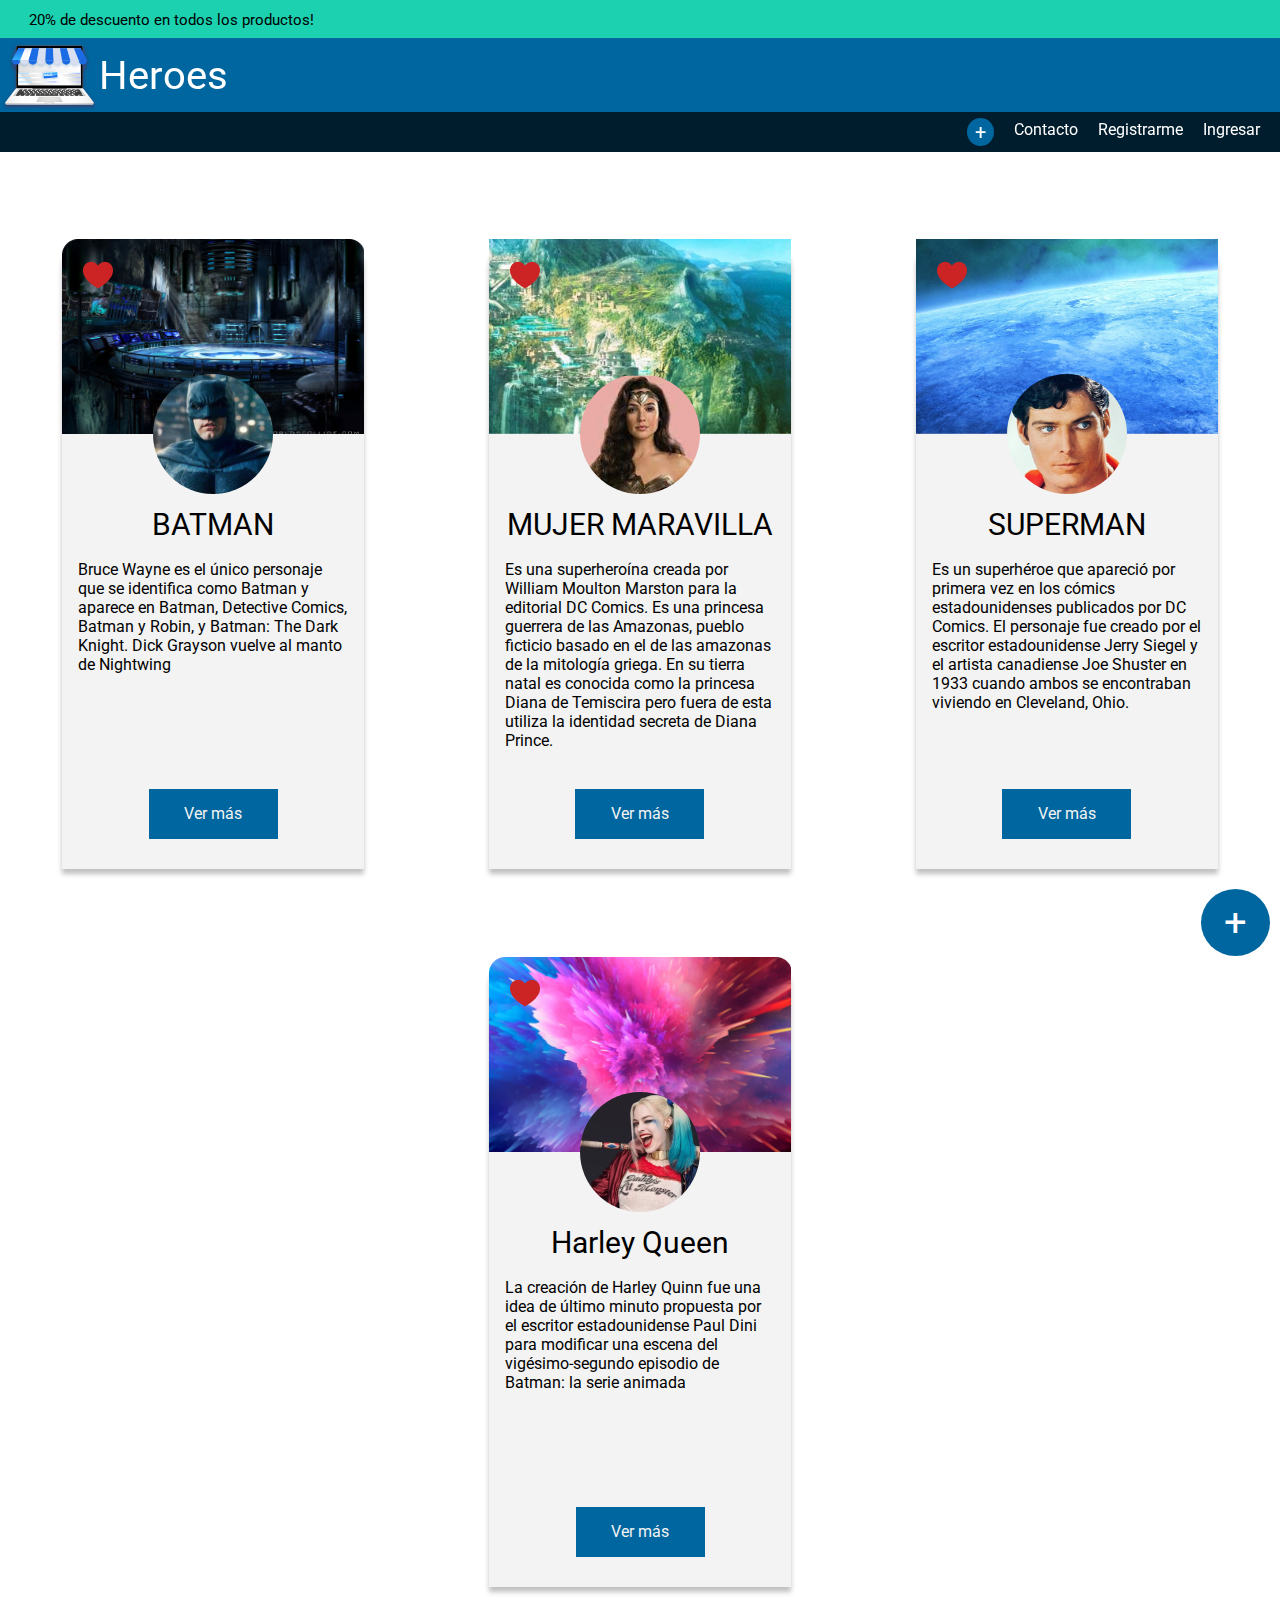
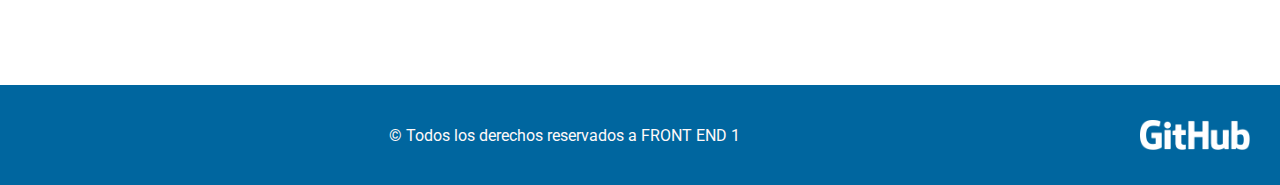
<file: index.html>
<!DOCTYPE html>
<html lang="es">

<head>
    <meta charset="UTF-8">
    <meta http-equiv="X-UA-Compatible" content="IE=edge">
    <meta name="viewport" content="width=device-width, initial-scale=1.0">
    <title>Clase 14-Responsive</title>

    <link rel="stylesheet" href="css/styles.css">
</head>

<body>
    <p class="anuncio-descuento">20% de descuento en todos los productos!</p>
    <header>
        <a href="./index.html">
            <div class="logo-box">
                <img src="img/logo1.svg" alt="tienda electronica">
                <h1>Heroes</h1>
            </div>
        </a>
        <nav class="menu-navegacion">
            <ul>
                <li><a class="navlink" href="./nuevo-heroe.html"><span class="agregar-heroe" title="Agregar héroe">
                            +
                        </span></a></li>
                <li><a class="navlink" href="#">Contacto</a></li>
                <li><a class="navlink" href="#">Registrarme</a></li>
                <li><a class="navlink" href="#"></a>Ingresar</li>
            </ul>
        </nav>
    </header>
    <main>
        <input class="checkbox-show" type="checkbox" id="show" />
        <!-- card 1 -->
        <section class="card">
            <div class="fondo-card fondo-card1">
                <img src="img/corazon.png" alt="corazon">
            </div>
            <img class="img-heroe" src="img/liga-justicia-batman.png" alt="Batman">
            <h3>BATMAN</h3>
            <p>
                Bruce Wayne es el único personaje que se identifica como Batman y aparece en Batman, Detective Comics,
                Batman y Robin, y Batman: The Dark Knight. Dick Grayson vuelve al manto de Nightwing
            </p>
            <div class="boton-card">
                <a href="">Ver más</a>
            </div>
        </section>
        <!-- Boton -->
        <label class="ellipse ellipse1" for="show">
            <span>+</span>
        </label>
        <!-- card 2 -->
        <section class="card card2">
            <div class="fondo-card fondo-card2">
                <img src="img/corazon.png" alt="corazon">
            </div>
            <img class="img-heroe" src="img/liga-justicia-wonderwoman.png" alt="Mujer Maravilla">
            <h3>MUJER MARAVILLA</h3>
            <p>
                Es una superheroína creada por William Moulton Marston para la editorial DC Comics. Es una
                princesa guerrera de las Amazonas, pueblo ficticio basado en el de las amazonas de la mitología
                griega. En su tierra natal es conocida como la princesa Diana de Temiscira pero fuera de esta
                utiliza la identidad secreta de Diana Prince.
            </p>
            <div class="boton-card">
                <a href="">Ver más</a>
            </div>
        </section>
        <!-- card 3 -->
        <section class="card card3">
            <div class="fondo-card fondo-card3">
                <img src="img/corazon.png" alt="corazon">
            </div>
            <img class="img-heroe" src="img/liga-justicia-superman.png" alt="Superman">
            <h3>SUPERMAN</h3>
            <p>
                Es un superhéroe que apareció por primera vez en los cómics estadounidenses publicados por DC Comics.
                El personaje fue creado por el escritor estadounidense Jerry Siegel y el artista canadiense Joe Shuster
                en
                1933 cuando ambos se encontraban viviendo en Cleveland, Ohio.
            </p>
            <div class="boton-card">
                <a href="">Ver más</a>
            </div>
        </section>
        <!-- card 4 -->
        <section class="card card4">
            <div class="fondo-card fondo-card4">
                <img src="img/corazon.png" alt="corazon">
            </div>
            <img class="img-heroe" src="img/liga-justicia-harley.png" alt="Harley Queen">
            <h3>Harley Queen</h3>
            <p>
                La creación de Harley Quinn fue una idea de último minuto propuesta por el escritor estadounidense Paul
                Dini para modificar una escena del vigésimo-segundo episodio de Batman: la serie animada
            </p>
            <div class="boton-card">
                <a href="">Ver más</a>
            </div>
        </section>
    </main>
    <footer>
        <span></span>
        <p>
            <span class="copyright">&copy;</span> Todos los derechos reservados a FRONT END 1
        </p>
        <img class="img-github" src="img/github.png" alt="logo github">
    </footer>
</body>

</html>
</file>
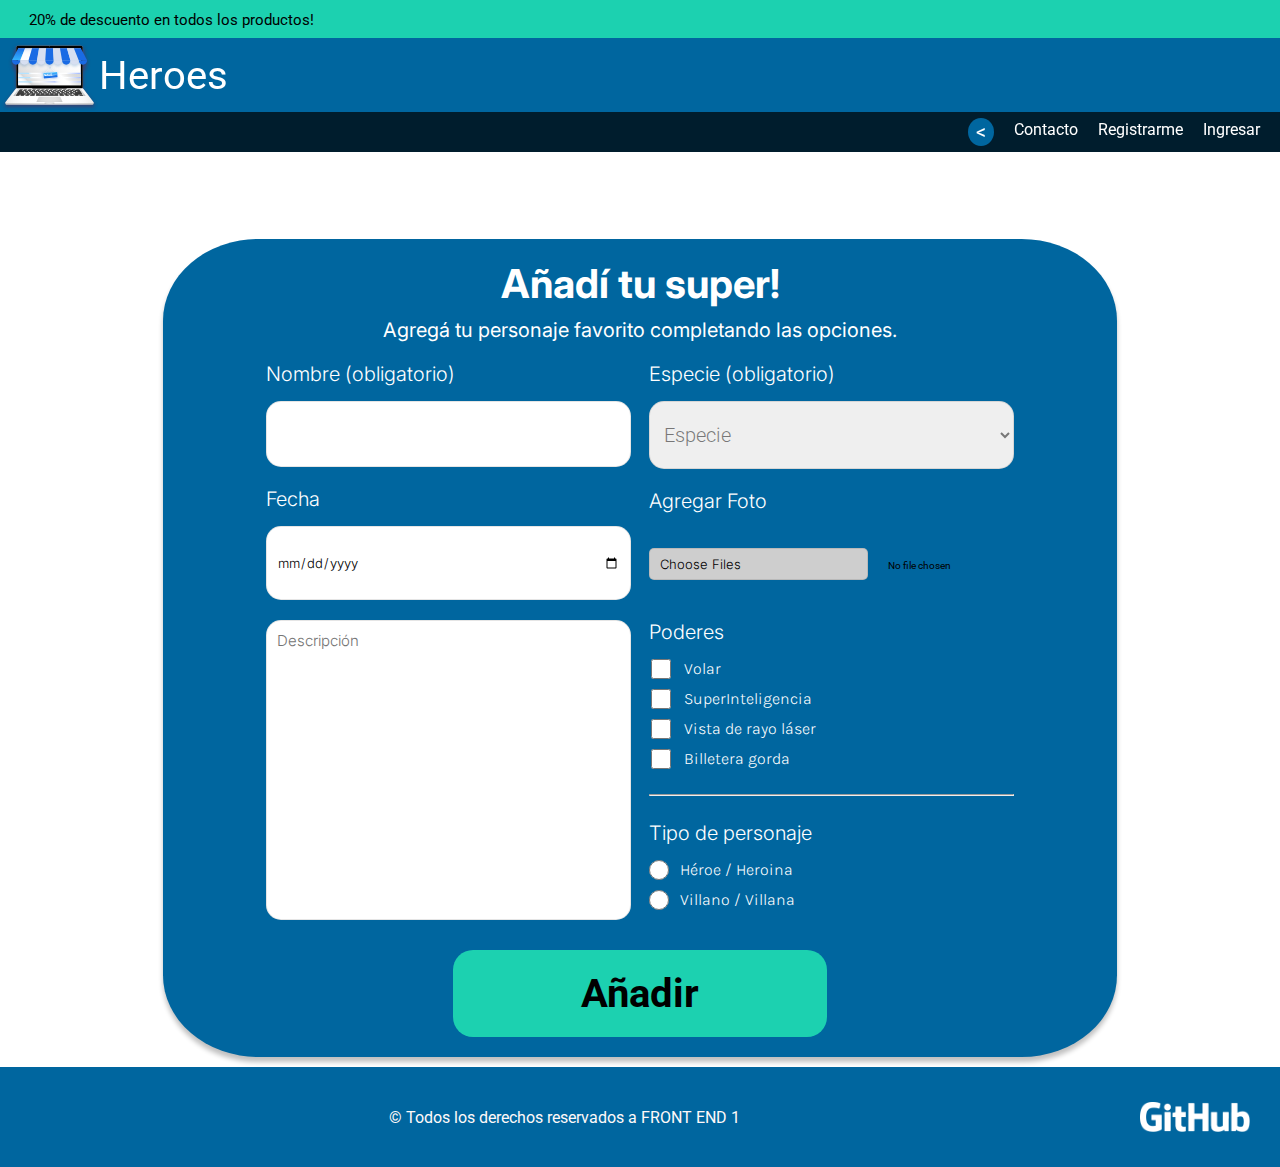
<file: nuevo-heroe.html>
<!DOCTYPE html>
<html lang="es">

<head>
    <meta charset="UTF-8">
    <meta http-equiv="X-UA-Compatible" content="IE=edge">
    <meta name="viewport" content="width=device-width, initial-scale=1.0">
    <title>Clase 14-Responsive</title>

    <link rel="stylesheet" href="css/styles.css">
</head>

<body>
    <p class="anuncio-descuento">20% de descuento en todos los productos!</p>
    <header>
        <a href="./index.html">
            <div class="logo-box">
                <img src="img/logo1.svg" alt="tienda electronica">
                <h1>Heroes</h1>
            </div>
        </a>
        <nav class="menu-navegacion">
            <ul>
                <li><a class="navlink" href="./index.html"><span class="agregar-heroe" title="Regresar">
                            <
                        </span></a></li>
                <li><a class="navlink" href="#">Contacto</a></li>
                <li><a class="navlink" href="#">Registrarme</a></li>
                <li><a class="navlink" href="#"></a>Ingresar</li>
            </ul>
        </nav>
    </header>
    <main>
        <section class="nh-container">
            <h1 class="f-inter">Añadí tu super!</h1>
            <p class="f-inter">Agregá tu personaje favorito completando las opciones.</p>
            <form class="nh-form" action="./nuevo-heroe.html" method="post">
                <div class="nh-form-field-box">
                <fieldset class="nh-f-half nh-f-half-left">
                    <label class="f-label" for="name">Nombre (obligatorio)</label>
                    <input class="f-inter input-text" id="name" name="name" type="text" required >
                    <label class="f-label" for="date">Fecha</label>
                    <input class="f-inter input-date" id="date" name="date" type="date">
                    <textarea class="input-textarea f-inter" name="descripcion" id="descripcion" placeholder="Descripción"
                        cols="30" rows="10"></textarea>
                </fieldset>
                <fieldset class="nh-f-half nh-f-half-right">
                    <label class="f-label" for="especie">Especie (obligatorio)</label>
                    <select class="input-text option-placeholder" name="especie" id="especie" required>
                        <option value="" disabled selected>Especie</option>
                        <option class="option-valid" value="Ángeles">Ángeles</option>'
                        <option class="option-valid" value="Amazonas">Amazonas</option>'
                        <option class="option-valid" value="Atlantes">Atlantes</option>'
                        <option class="option-valid" value="Caballos">Caballos</option>'
                        <option class="option-valid" value="Coluanos">Coluanos</option>'
                        <option class="option-valid" value="Czarnianos">Czarnianos</option>'
                        <option class="option-valid" value="Demonios">Demonios</option>'
                        <option class="option-valid" value="Dioses">Dioses</option>'
                        <option class="option-valid" value="Durlanos">Durlanos</option>'
                        <option class="option-valid" value="Fantasmas">Fantasmas</option>'
                        <option class="option-valid" value="Gorgonas">Gorgonas</option>'
                        <option class="option-valid" value="Gorilas">Gorilas</option>'
                        <option class="option-valid" value="Humanos">Humanos</option>'
                        <option class="option-valid" value="Kryptonianos">Kryptonianos</option>'
                        <option class="option-valid" value="La Zanja">La Zanja</option>'
                        <option class="option-valid" value="Licántropos">Licántropos</option>'
                        <option class="option-valid" value="Marcianos">Marcianos</option>'
                        <option class="option-valid" value="Nuevos Dioses">Nuevos Dioses</option>'
                        <option class="option-valid" value="Olímpicos">Olímpicos</option>'
                        <option class="option-valid" value="Parademonios">Parademonios</option>'
                        <option class="option-valid" value="Pegasos">Pegasos</option>'
                        <option class="option-valid" value="Perros">Perros</option>'
                        <option class="option-valid" value="Robots">Robots</option>'
                        <option class="option-valid" value="Tamaranianos">Tamaranianos</option>'
                        <option class="option-valid" value="Ungaranianos">Ungaranianos</option>'
                        <option class="option-valid" value="Unknown">Unknown</option>'
                        <option class="option-valid" value="Vampiros">Vampiros</option>'
                    </select>
                    <label class="f-label" for="img-heroe">Agregar Foto</label>
                    <input class="input-file-heroe" type="file" id="img-heroe" accept="image/png, image/jpeg"
                        caption="no ar" data-multiple-caption="{count} archivos seleccionados" multiple>
                    <fieldset class="radio-checkbox-fieldset">
                        <label class="f-label">Poderes</label>
                        <label for="volar" class="checkbox-label">
                            <input type="checkbox" id="volar" name="poderes" value="Volar">
                            Volar
                        </label>
                        <label for="supinteligencia" class="checkbox-label">
                            <input type="checkbox" id="supinteligencia" name="poderes" value="SuperInteligencia">
                            SuperInteligencia
                        </label>
                        <label for="rlaser" class="checkbox-label">
                            <input type="checkbox" id="rlaser" name="poderes" value="Vista de rayo láser">
                            Vista de rayo láser
                        </label>
                        <label for="bilgorda" class="checkbox-label">
                            <input type="checkbox" id="bilgorda" name="poderes" value="Billetera gorda">
                            Billetera gorda
                        </label>
                        <hr>
                        <label class="f-label">Tipo de personaje</label>
                        <label for="heroe" class="checkbox-label">
                            <input type="radio" id="heroe" name="tipo-personaje" value="Héroe / Heroina">
                            Héroe / Heroina
                        </label>
                        <label for="villano" class="checkbox-label">
                            <input type="radio" id="villano" name="tipo-personaje" value="Villano / Villana">
                            Villano / Villana
                        </label>
                    </fieldset>
                </fieldset>
            </div>
                <div class="nh-form-btn-box f-inter">
                    <button type="submit" class="btn-agregar">
                        Añadir
                    </button>
                </div>
            </form>
        </section>
    </main>
    <footer>
        <span></span>
        <p>
            <span class="copyright">&copy;</span> Todos los derechos reservados a FRONT END 1
        </p>
        <img class="img-github" src="img/github.png" alt="logo github">
    </footer>
</body>

</html>
</file>
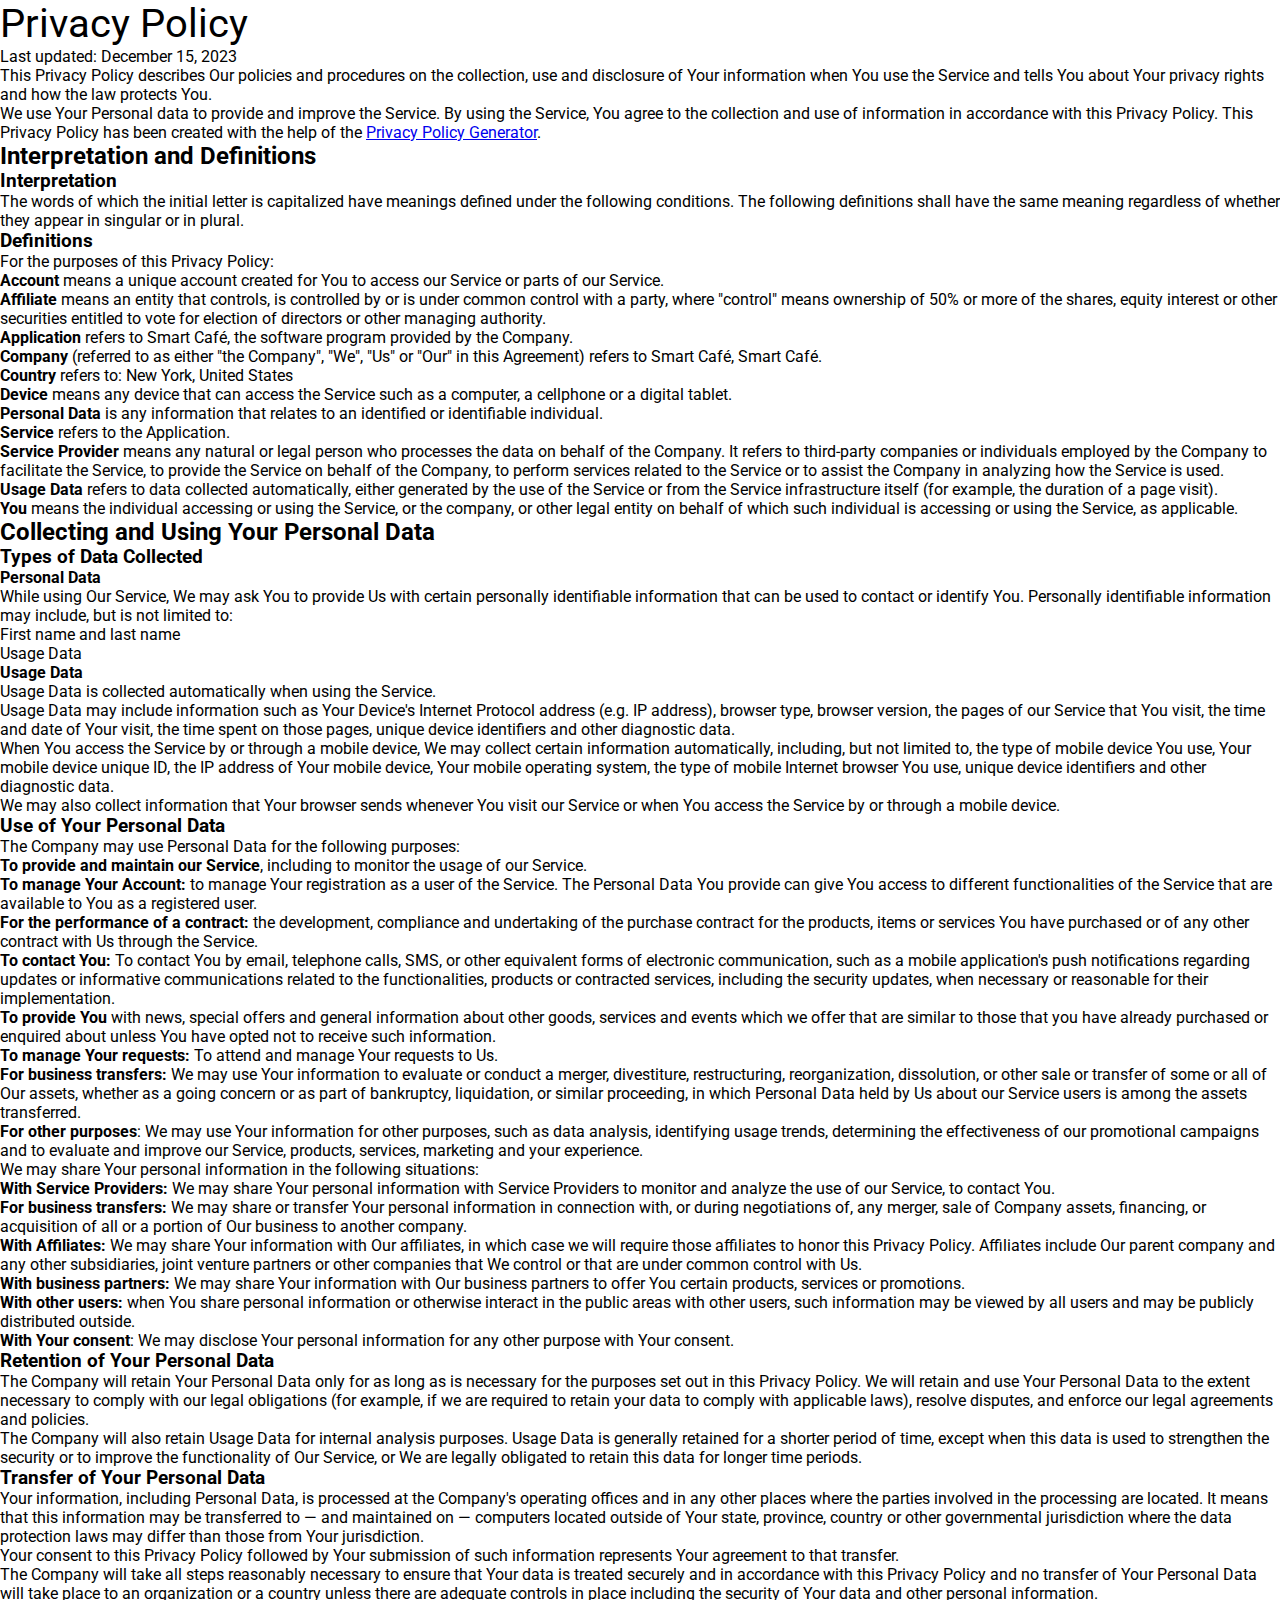
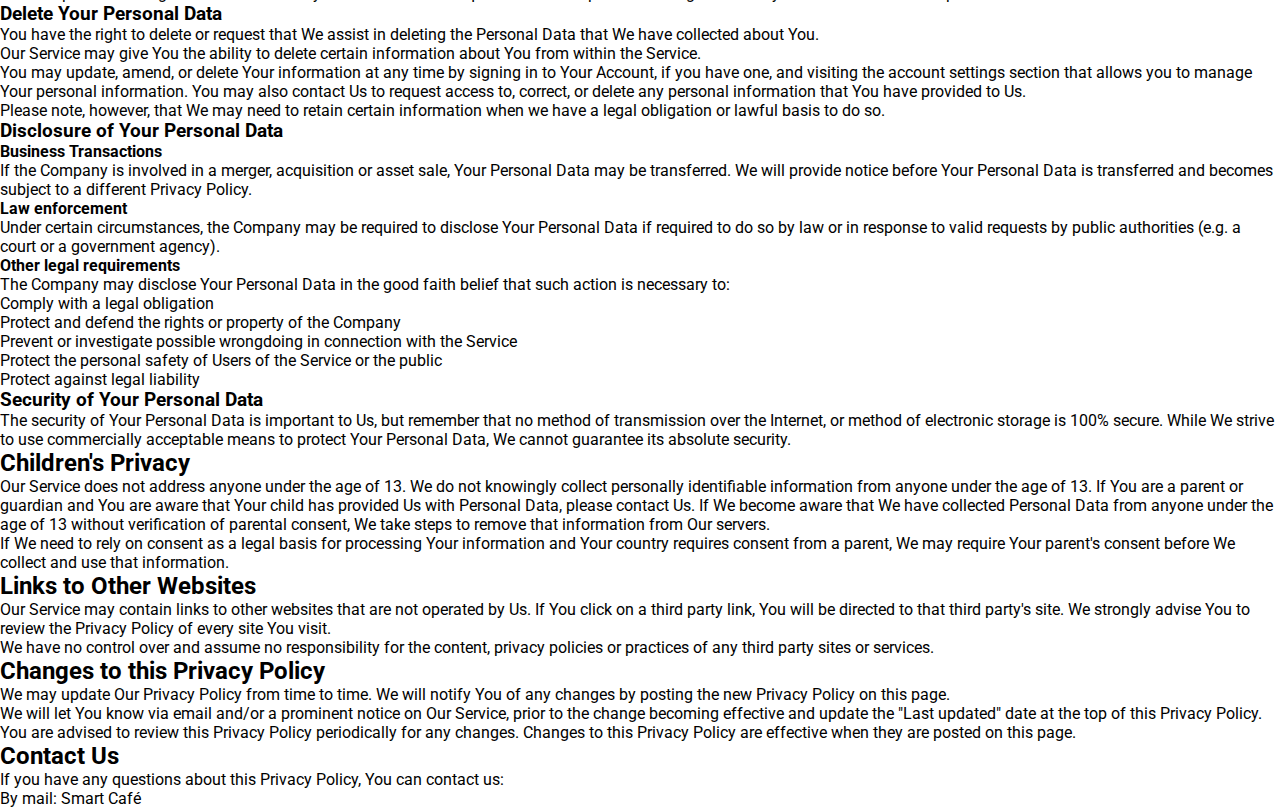
<file: policy.html>
<!DOCTYPE html>
<html lang="es">

<head>
    <meta charset="UTF-8">
    <meta http-equiv="X-UA-Compatible" content="IE=edge">
    <meta name="viewport" content="width=device-width, initial-scale=1.0">
    <title>Privacy Policy</title>

    <link rel="stylesheet" href="css/styles.css">
</head>

<body>

<h1>Privacy Policy</h1>
<p>Last updated: December 15, 2023</p>
<p>This Privacy Policy describes Our policies and procedures on the collection, use and disclosure of Your information when You use the Service and tells You about Your privacy rights and how the law protects You.</p>
<p>We use Your Personal data to provide and improve the Service. By using the Service, You agree to the collection and use of information in accordance with this Privacy Policy. This Privacy Policy has been created with the help of the <a href="https://www.privacypolicies.com/privacy-policy-generator/" target="_blank">Privacy Policy Generator</a>.</p>
<h2>Interpretation and Definitions</h2>
<h3>Interpretation</h3>
<p>The words of which the initial letter is capitalized have meanings defined under the following conditions. The following definitions shall have the same meaning regardless of whether they appear in singular or in plural.</p>
<h3>Definitions</h3>
<p>For the purposes of this Privacy Policy:</p>
<ul>
<li>
<p><strong>Account</strong> means a unique account created for You to access our Service or parts of our Service.</p>
</li>
<li>
<p><strong>Affiliate</strong> means an entity that controls, is controlled by or is under common control with a party, where &quot;control&quot; means ownership of 50% or more of the shares, equity interest or other securities entitled to vote for election of directors or other managing authority.</p>
</li>
<li>
<p><strong>Application</strong> refers to Smart Café, the software program provided by the Company.</p>
</li>
<li>
<p><strong>Company</strong> (referred to as either &quot;the Company&quot;, &quot;We&quot;, &quot;Us&quot; or &quot;Our&quot; in this Agreement) refers to Smart Café, Smart Café.</p>
</li>
<li>
<p><strong>Country</strong> refers to: New York,  United States</p>
</li>
<li>
<p><strong>Device</strong> means any device that can access the Service such as a computer, a cellphone or a digital tablet.</p>
</li>
<li>
<p><strong>Personal Data</strong> is any information that relates to an identified or identifiable individual.</p>
</li>
<li>
<p><strong>Service</strong> refers to the Application.</p>
</li>
<li>
<p><strong>Service Provider</strong> means any natural or legal person who processes the data on behalf of the Company. It refers to third-party companies or individuals employed by the Company to facilitate the Service, to provide the Service on behalf of the Company, to perform services related to the Service or to assist the Company in analyzing how the Service is used.</p>
</li>
<li>
<p><strong>Usage Data</strong> refers to data collected automatically, either generated by the use of the Service or from the Service infrastructure itself (for example, the duration of a page visit).</p>
</li>
<li>
<p><strong>You</strong> means the individual accessing or using the Service, or the company, or other legal entity on behalf of which such individual is accessing or using the Service, as applicable.</p>
</li>
</ul>
<h2>Collecting and Using Your Personal Data</h2>
<h3>Types of Data Collected</h3>
<h4>Personal Data</h4>
<p>While using Our Service, We may ask You to provide Us with certain personally identifiable information that can be used to contact or identify You. Personally identifiable information may include, but is not limited to:</p>
<ul>
<li>
<p>First name and last name</p>
</li>
<li>
<p>Usage Data</p>
</li>
</ul>
<h4>Usage Data</h4>
<p>Usage Data is collected automatically when using the Service.</p>
<p>Usage Data may include information such as Your Device's Internet Protocol address (e.g. IP address), browser type, browser version, the pages of our Service that You visit, the time and date of Your visit, the time spent on those pages, unique device identifiers and other diagnostic data.</p>
<p>When You access the Service by or through a mobile device, We may collect certain information automatically, including, but not limited to, the type of mobile device You use, Your mobile device unique ID, the IP address of Your mobile device, Your mobile operating system, the type of mobile Internet browser You use, unique device identifiers and other diagnostic data.</p>
<p>We may also collect information that Your browser sends whenever You visit our Service or when You access the Service by or through a mobile device.</p>
<h3>Use of Your Personal Data</h3>
<p>The Company may use Personal Data for the following purposes:</p>
<ul>
<li>
<p><strong>To provide and maintain our Service</strong>, including to monitor the usage of our Service.</p>
</li>
<li>
<p><strong>To manage Your Account:</strong> to manage Your registration as a user of the Service. The Personal Data You provide can give You access to different functionalities of the Service that are available to You as a registered user.</p>
</li>
<li>
<p><strong>For the performance of a contract:</strong> the development, compliance and undertaking of the purchase contract for the products, items or services You have purchased or of any other contract with Us through the Service.</p>
</li>
<li>
<p><strong>To contact You:</strong> To contact You by email, telephone calls, SMS, or other equivalent forms of electronic communication, such as a mobile application's push notifications regarding updates or informative communications related to the functionalities, products or contracted services, including the security updates, when necessary or reasonable for their implementation.</p>
</li>
<li>
<p><strong>To provide You</strong> with news, special offers and general information about other goods, services and events which we offer that are similar to those that you have already purchased or enquired about unless You have opted not to receive such information.</p>
</li>
<li>
<p><strong>To manage Your requests:</strong> To attend and manage Your requests to Us.</p>
</li>
<li>
<p><strong>For business transfers:</strong> We may use Your information to evaluate or conduct a merger, divestiture, restructuring, reorganization, dissolution, or other sale or transfer of some or all of Our assets, whether as a going concern or as part of bankruptcy, liquidation, or similar proceeding, in which Personal Data held by Us about our Service users is among the assets transferred.</p>
</li>
<li>
<p><strong>For other purposes</strong>: We may use Your information for other purposes, such as data analysis, identifying usage trends, determining the effectiveness of our promotional campaigns and to evaluate and improve our Service, products, services, marketing and your experience.</p>
</li>
</ul>
<p>We may share Your personal information in the following situations:</p>
<ul>
<li><strong>With Service Providers:</strong> We may share Your personal information with Service Providers to monitor and analyze the use of our Service,  to contact You.</li>
<li><strong>For business transfers:</strong> We may share or transfer Your personal information in connection with, or during negotiations of, any merger, sale of Company assets, financing, or acquisition of all or a portion of Our business to another company.</li>
<li><strong>With Affiliates:</strong> We may share Your information with Our affiliates, in which case we will require those affiliates to honor this Privacy Policy. Affiliates include Our parent company and any other subsidiaries, joint venture partners or other companies that We control or that are under common control with Us.</li>
<li><strong>With business partners:</strong> We may share Your information with Our business partners to offer You certain products, services or promotions.</li>
<li><strong>With other users:</strong> when You share personal information or otherwise interact in the public areas with other users, such information may be viewed by all users and may be publicly distributed outside.</li>
<li><strong>With Your consent</strong>: We may disclose Your personal information for any other purpose with Your consent.</li>
</ul>
<h3>Retention of Your Personal Data</h3>
<p>The Company will retain Your Personal Data only for as long as is necessary for the purposes set out in this Privacy Policy. We will retain and use Your Personal Data to the extent necessary to comply with our legal obligations (for example, if we are required to retain your data to comply with applicable laws), resolve disputes, and enforce our legal agreements and policies.</p>
<p>The Company will also retain Usage Data for internal analysis purposes. Usage Data is generally retained for a shorter period of time, except when this data is used to strengthen the security or to improve the functionality of Our Service, or We are legally obligated to retain this data for longer time periods.</p>
<h3>Transfer of Your Personal Data</h3>
<p>Your information, including Personal Data, is processed at the Company's operating offices and in any other places where the parties involved in the processing are located. It means that this information may be transferred to — and maintained on — computers located outside of Your state, province, country or other governmental jurisdiction where the data protection laws may differ than those from Your jurisdiction.</p>
<p>Your consent to this Privacy Policy followed by Your submission of such information represents Your agreement to that transfer.</p>
<p>The Company will take all steps reasonably necessary to ensure that Your data is treated securely and in accordance with this Privacy Policy and no transfer of Your Personal Data will take place to an organization or a country unless there are adequate controls in place including the security of Your data and other personal information.</p>
<h3>Delete Your Personal Data</h3>
<p>You have the right to delete or request that We assist in deleting the Personal Data that We have collected about You.</p>
<p>Our Service may give You the ability to delete certain information about You from within the Service.</p>
<p>You may update, amend, or delete Your information at any time by signing in to Your Account, if you have one, and visiting the account settings section that allows you to manage Your personal information. You may also contact Us to request access to, correct, or delete any personal information that You have provided to Us.</p>
<p>Please note, however, that We may need to retain certain information when we have a legal obligation or lawful basis to do so.</p>
<h3>Disclosure of Your Personal Data</h3>
<h4>Business Transactions</h4>
<p>If the Company is involved in a merger, acquisition or asset sale, Your Personal Data may be transferred. We will provide notice before Your Personal Data is transferred and becomes subject to a different Privacy Policy.</p>
<h4>Law enforcement</h4>
<p>Under certain circumstances, the Company may be required to disclose Your Personal Data if required to do so by law or in response to valid requests by public authorities (e.g. a court or a government agency).</p>
<h4>Other legal requirements</h4>
<p>The Company may disclose Your Personal Data in the good faith belief that such action is necessary to:</p>
<ul>
<li>Comply with a legal obligation</li>
<li>Protect and defend the rights or property of the Company</li>
<li>Prevent or investigate possible wrongdoing in connection with the Service</li>
<li>Protect the personal safety of Users of the Service or the public</li>
<li>Protect against legal liability</li>
</ul>
<h3>Security of Your Personal Data</h3>
<p>The security of Your Personal Data is important to Us, but remember that no method of transmission over the Internet, or method of electronic storage is 100% secure. While We strive to use commercially acceptable means to protect Your Personal Data, We cannot guarantee its absolute security.</p>
<h2>Children's Privacy</h2>
<p>Our Service does not address anyone under the age of 13. We do not knowingly collect personally identifiable information from anyone under the age of 13. If You are a parent or guardian and You are aware that Your child has provided Us with Personal Data, please contact Us. If We become aware that We have collected Personal Data from anyone under the age of 13 without verification of parental consent, We take steps to remove that information from Our servers.</p>
<p>If We need to rely on consent as a legal basis for processing Your information and Your country requires consent from a parent, We may require Your parent's consent before We collect and use that information.</p>
<h2>Links to Other Websites</h2>
<p>Our Service may contain links to other websites that are not operated by Us. If You click on a third party link, You will be directed to that third party's site. We strongly advise You to review the Privacy Policy of every site You visit.</p>
<p>We have no control over and assume no responsibility for the content, privacy policies or practices of any third party sites or services.</p>
<h2>Changes to this Privacy Policy</h2>
<p>We may update Our Privacy Policy from time to time. We will notify You of any changes by posting the new Privacy Policy on this page.</p>
<p>We will let You know via email and/or a prominent notice on Our Service, prior to the change becoming effective and update the &quot;Last updated&quot; date at the top of this Privacy Policy.</p>
<p>You are advised to review this Privacy Policy periodically for any changes. Changes to this Privacy Policy are effective when they are posted on this page.</p>
<h2>Contact Us</h2>
<p>If you have any questions about this Privacy Policy, You can contact us:</p>
<ul>
<li>By mail: Smart Café</li>
</ul>
</body>

</html>
</file>
<file: css/styles.css>
@import url('https://fonts.googleapis.com/css2?family=Roboto&display=swap');
@import "nuevo-heroe.css";

:root {
    --bg-batman: url('../img/fondo-batman1.png');
    --bg-wonderwoman: url('../img/fondo-wonderwoman.png');
    --bg-superman: url('../img/fondo-superman.png');
    --bg-harley: url('../img/fondo-harley.png');
  }

* {
    box-sizing: border-box;
    font-family: 'Roboto', sans-serif;
    margin: 0;
    padding: 0;
    scroll-behavior: smooth;
}

.anuncio-descuento {
    background-color: #1CD1B0;
    font-size: 15px;
    min-width: 330px;
    height: 38px;
    padding: 11px 2.25%;
}

header {
    background-color: #00669F;
    box-shadow: 0px 5px 5px #C0C0C0;
    color: white !important;
    height: 101px;
    margin-bottom: 100px;
    min-width: 330px;
    position: sticky;
    top: 0;
    z-index: 1;
}

header a{
    color: #FFFFFF;
    text-decoration: none;
}

.logo-box{
    display: flex;
    align-items: center;
}

h1 {

    font-style: none;
    font-size: 40px;
    font-weight: 400;
}

.menu-navegacion{
    align-items: center;
    background-color: #001D2D;
    color: #FFFFFF;
    display: flex;
    justify-content: flex-end;
    height: 40px;
    padding-right: 20px;
    width: 100%;
}

.menu-navegacion ul{
    display: flex;
    gap: 20px;

}
.menu-navegacion li{
    display: inline-block;
}

.navlink{
    font-size: 16px;
    
}

.agregar-heroe{
    background-color: #00669F;
    border-radius: 50%;
    color: #FFFFFF;
    font-size: 20px;
    padding: 2px 8px;
}


main {
    display: flex;
    flex-wrap: wrap;
    justify-content: center;
    position: relative;
    width: 100%;
}

.checkbox-show {
    display: block;
    position: absolute;
    opacity: 0;
}

.card {
    background-color: #F3F3F3;
    border-radius: 25px 25px 0 0;
    box-shadow: 0px 5px 5px #C0C0C0;
    display: flex;
    flex-direction: column;
    height: 630px;
    margin: 0 12.6px;
    margin-bottom: 88px;
    min-width: 302.01px;
    position: relative;
    text-align: center;
    width: 302.01px;

}

.fondo-card {
    background-repeat: no-repeat;
    background-size: cover;
    /* height: 36.8%; */
    min-height: 195px;
    padding: 21px;
    text-align: left;
}

.fondo-card1 {
    background-image: var(--bg-batman);
}

.fondo-card2 {
    background-image: var(--bg-wonderwoman);
}

.fondo-card3 {
    background-image: var(--bg-superman);
}

.fondo-card4 {
    background-image: var(--bg-harley);
}

.img-heroe {
    align-self: center;
    border-radius: 60px;
    bottom: 60px;
    height: 120px;
    position: relative;
    width: 120px;
}

.card h3 {
    bottom: 47px;
    font-size: 30px;
    font-weight: 400;
    position: relative;
}

.card p {
    bottom: 45px;
    padding: 16px;
    position: relative;
    text-align: left;
}

.boton-card {
    align-self: center;
    background-color: #00669F;
    bottom: 30px;
    height: 50px;
    padding: 15px;
    position: absolute;
    width: 129px;
}

.boton-card a {
    color: #F3F3F3;
    text-decoration: none;
}

.ellipse {
    align-self: flex-end;
    display: none;
    position: absolute;
    right: 10px;
    text-align: right;
    top: 660px;
    transition: 0.5s ease-in-out;
    transform: rotate(-0deg);
}

.ellipse span {
    background-color: #00669F;
    border-radius: 50%;
    color: #FFFFFF;
    font-size: 2.5em;
    height: 150px;
    padding: 10px 23px;
    width: 150px;
}

.ellipse span:hover, .agregar-heroe:hover{
    background-color: #023654;
}

.ellipse span:active, .agregar-heroe:active {
    background: radial-gradient(circle, rgba(2,54,84,0.0760679271708683) 0%, rgba(2,54,84,0.5634628851540616) 35%, rgba(2,54,84,0.7959558823529411) 60%, rgba(2,54,84,1) 86%);
}

footer {
    align-items: center;
    background-color: #00669F;
    color: #FFF9F9;
    display: flex;
    font-size: 16px;
    height: 50px;
    justify-content: space-between;
    margin-top: 100px;
    min-width: 330px;
    padding: 50px 10px;
    position: relative;
    text-align: center;
}

.img-github {
    bottom: 33px;
    height: 30px;
    right: 35px;
    width: 110.5px;
    margin: 0 20px 0 20px;
}

@keyframes fadeOut {
    50%  { opacity:0.5; scale: 0;}
    75%  { opacity: 0;  scale: 0; display: none;  }
    100% { opacity: 0;  scale: 0; height: 0; display: none; position: absolute; bottom: 1000px;}
  }

@keyframes fadeIn {
    0%   { opacity: 0.5; scale: 0; height: 0;}
    100% { opacity: 1;   scale: 1; height: 630px;}
  }

@media screen and (max-width: 1325px) {

    main {
        justify-content: space-around;
    }

    .ellipse1 {
        display: initial;
    }

    .card4 {
        animation: fadeOut 2s;
        animation-fill-mode: forwards;
       
    }
    
    main input:checked~.card4 {
        animation: fadeIn 2s;
        animation-fill-mode: forwards;
        
    }

    footer {
        margin-top: 10px;
    }

}

@media screen and (max-width: 998px) {

    header {
        margin-bottom: 47px;
    }

    .card3 {
        animation: fadeOut 2s;
        animation-fill-mode: forwards;
    }

    main input:checked~.card3 {
        animation: fadeIn 2s;
        animation-fill-mode: forwards;
    }
    

}

@media screen and (max-width: 673px) {

    .card2 {
        animation: fadeOut 2s;
        animation-fill-mode: forwards;
    }

    main input:checked~.card2 {
        animation: fadeIn 2s;
        animation-fill-mode: forwards;
    }

}

main input:checked~.ellipse {
    transform: rotate(-405deg);
    transition: 2s ease-in-out;

}
</file>
